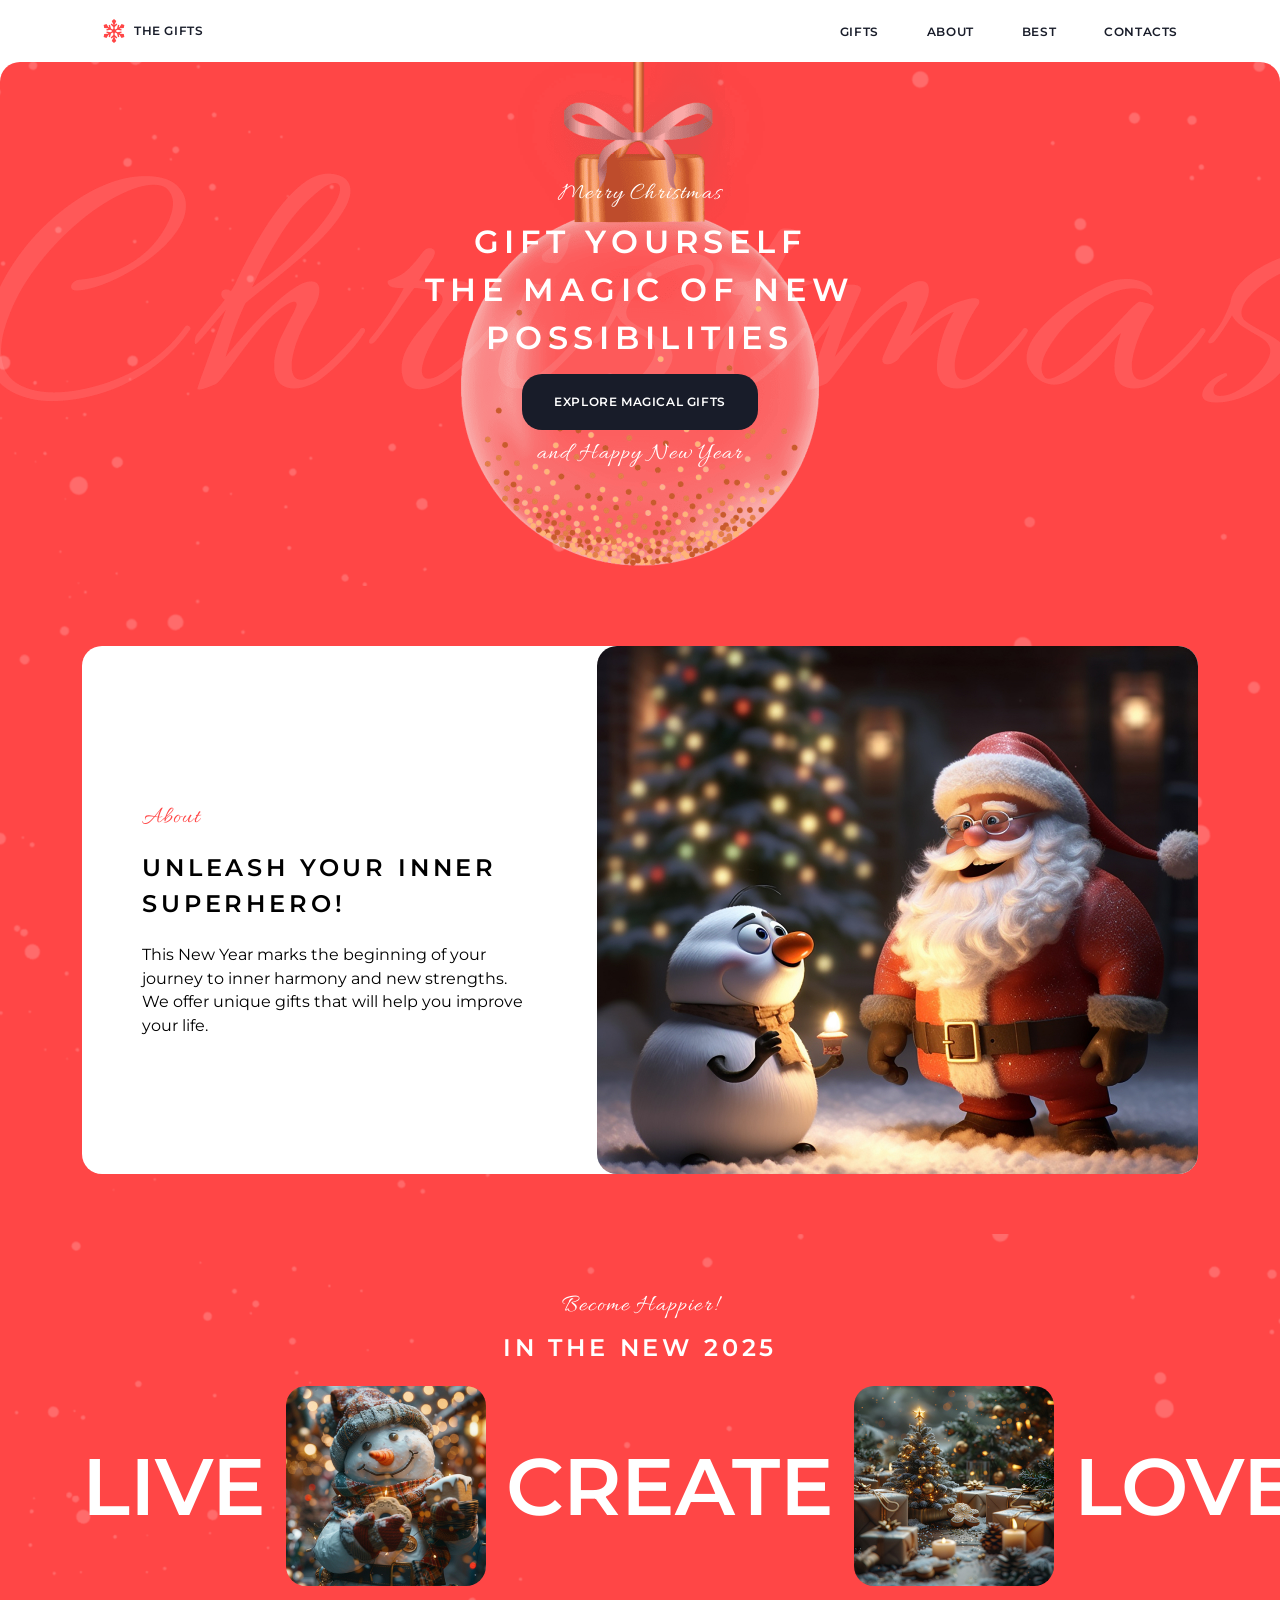
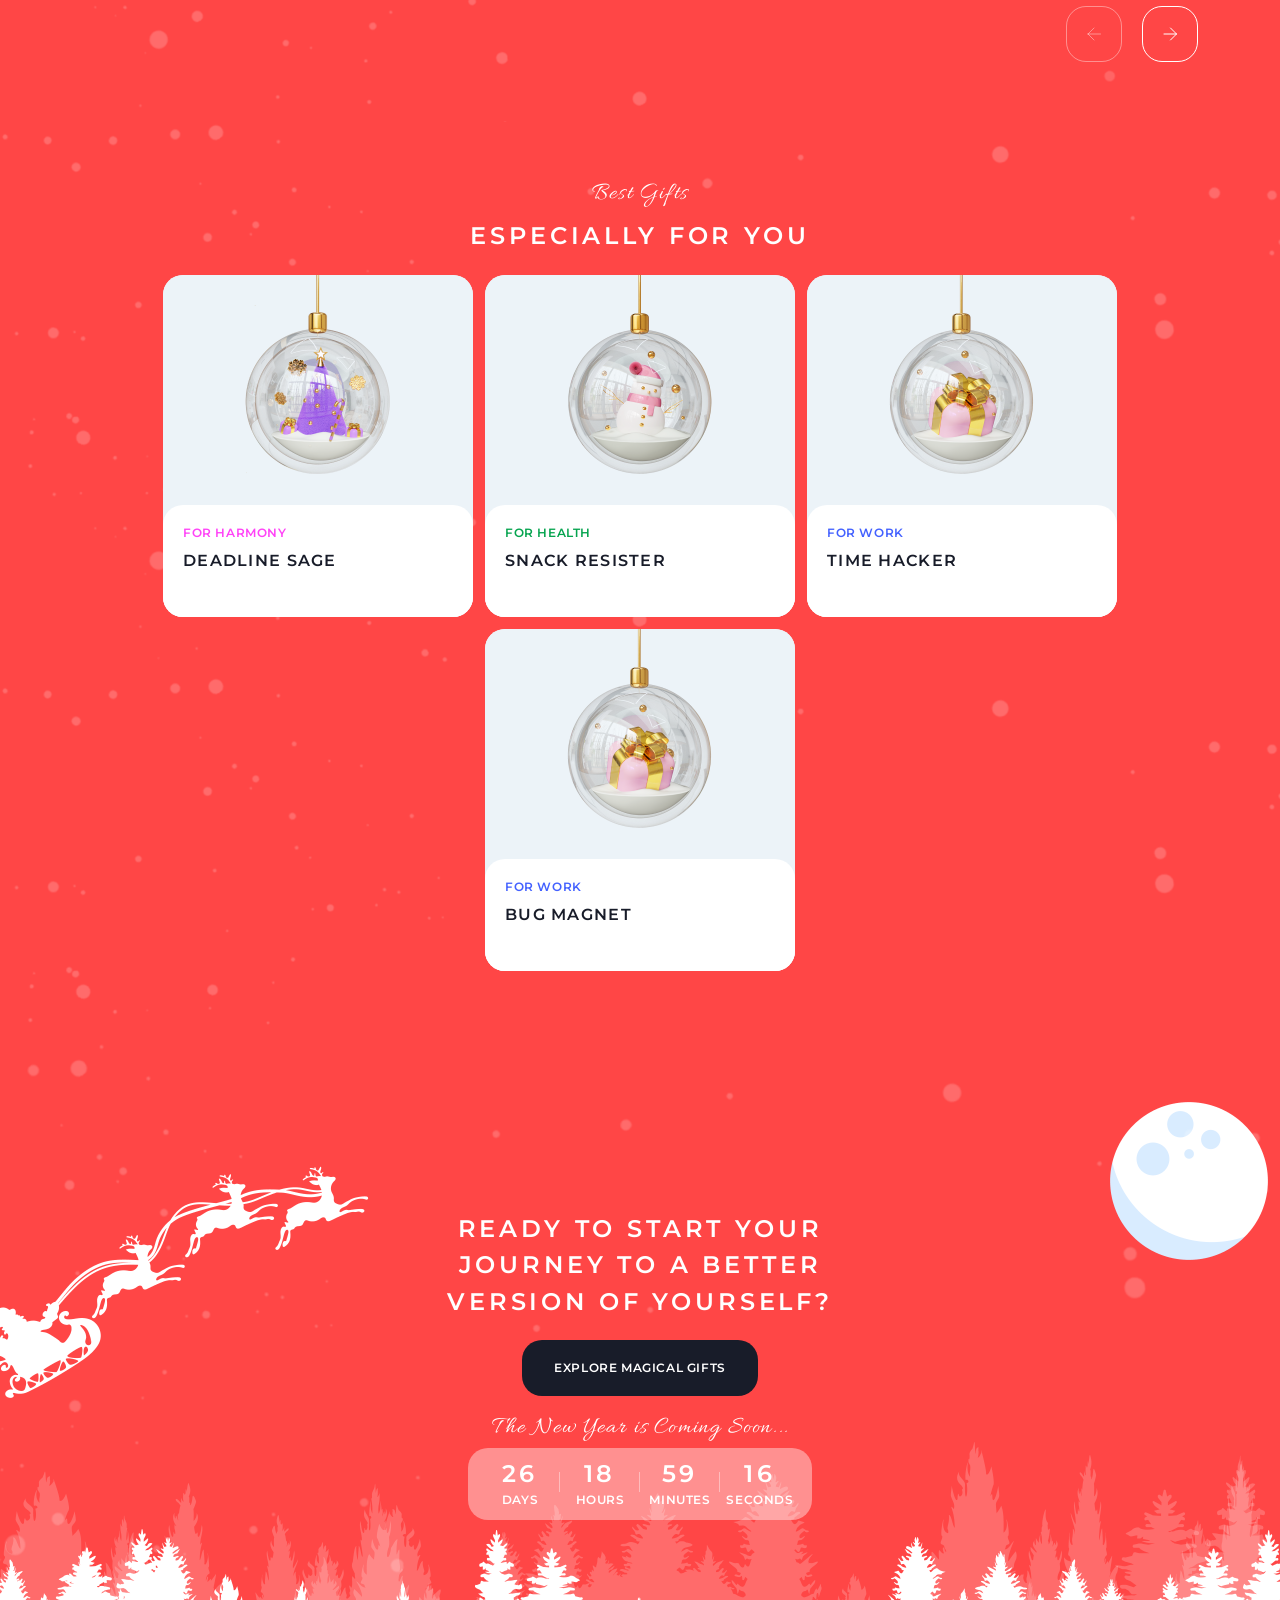
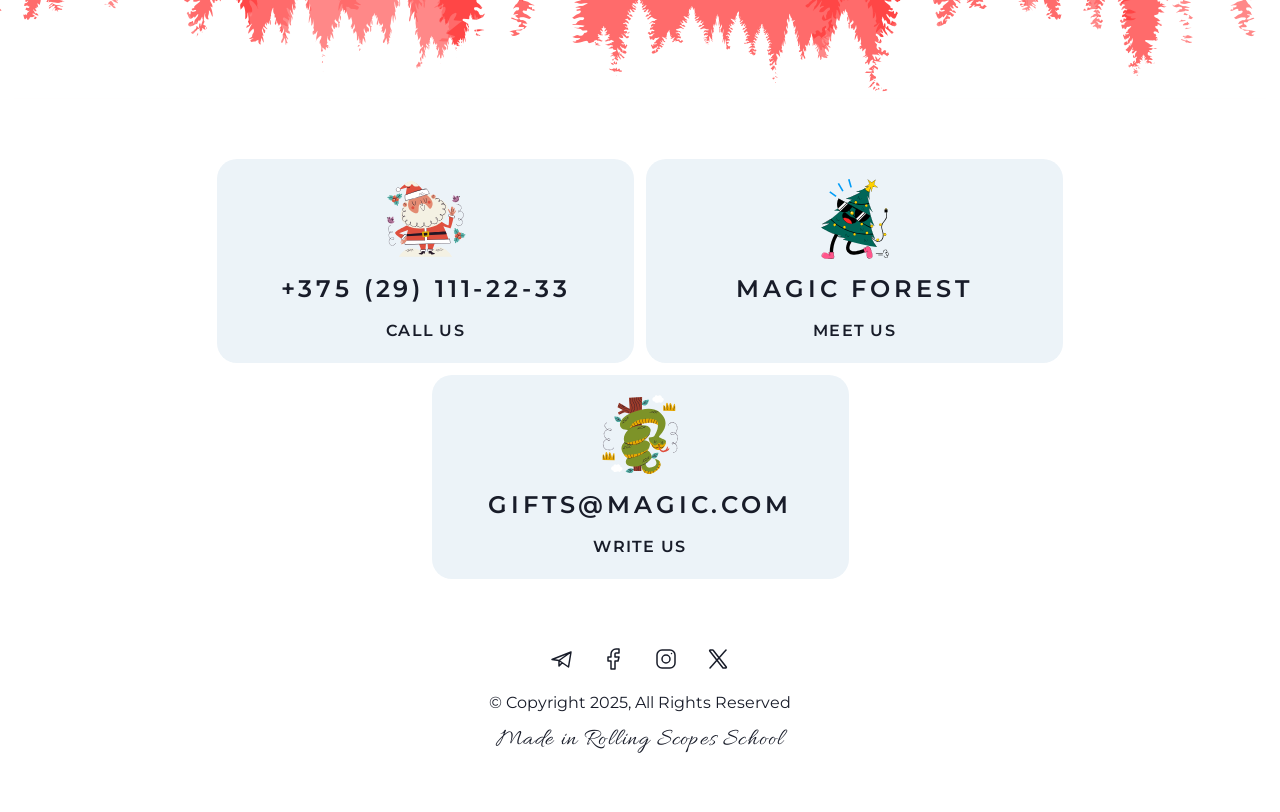
<file: index.html>
<!DOCTYPE html>
<html lang="en">
  <head>
    <meta charset="UTF-8">
    <meta name="viewport" content="width=device-width, initial-scale=1.0">
    <title>Christmas Shop</title>
    <link rel="icon" type="image/x-icon" href="./assets/img/snowflake.ico">
    <link rel="preconnect" href="https://fonts.googleapis.com">
    <link rel="preconnect" href="https://fonts.gstatic.com" crossorigin>
    <link
      href="https://fonts.googleapis.com/css2?family=Allura&family=Montserrat:ital,wght@0,100..900;1,100..900&display=swap"
      rel="stylesheet">
    <link rel="stylesheet" href="./css/styles.css">
  </head>
  <body>
    <header class="header">
      <div class="container">
        <a href="./" class="logo">
          <div class="logo__picture">
            <svg
              width="24"
              height="24"
              viewBox="0 0 24 24"
              fill="none"
              xmlns="http://www.w3.org/2000/svg"
            >
              <g clip-path="url(#clip0_4001_865)">
                <path
                  d="M18.2942 14.8224L17.4727 14.3481L19.674 13.7583L19.3102 12.4006L15.7512 13.3542L14.0725 12.385C14.0957 12.26 14.1084 12.1315 14.1084 12C14.1084 11.8684 14.0957 11.7398 14.0725 11.6149L15.7512 10.6457L19.3102 11.5994L19.674 10.2416L17.4727 9.65177L18.2942 9.17747L21.8194 8.96588L22.3385 6.03095L19.5373 5.01305L17.5914 7.96016L16.7699 8.43446L17.3598 6.23317L16.002 5.86939L15.0484 9.42842L13.3687 10.3982C13.1741 10.2315 12.949 10.0997 12.7028 10.0124V8.0742L15.3082 5.46879L14.3143 4.47488L12.7028 6.08633V5.13772L14.2772 1.98876L12 0L9.72271 1.98886L11.2972 5.13782V6.08642L9.68569 4.47497L8.69178 5.46889L11.2971 8.0743V10.0125C11.051 10.0998 10.8259 10.2316 10.6312 10.3983L8.95154 9.42852L7.99792 5.86949L6.64018 6.23326L7.23003 8.43456L6.40854 7.96025L4.46269 5.01314L1.66148 6.03104L2.18058 8.96597L5.70578 9.17757L6.52727 9.65187L4.32597 10.2417L4.6898 11.5994L8.24882 10.6458L9.92746 11.615C9.90431 11.74 9.89157 11.8685 9.89157 12C9.89157 12.1316 9.90427 12.2602 9.92746 12.3851L8.24882 13.3543L4.6898 12.4006L4.32597 13.7584L6.52727 14.3482L5.70578 14.8225L2.18058 15.034L1.66148 17.969L4.46274 18.9869L6.40859 16.0397L7.23012 15.5654L6.64028 17.7667L7.99801 18.1306L8.95163 14.5715L10.6313 13.6018C10.826 13.7684 11.0511 13.9003 11.2972 13.9875V15.9258L8.69187 18.5311L9.68579 19.525L11.2973 17.9135V18.8621L9.7228 22.0111L12.0001 24L14.2774 22.0111L12.7029 18.8621V17.9135L14.3144 19.525L15.3083 18.5311L12.7029 15.9258V13.9875C12.9491 13.9003 13.1742 13.7684 13.3689 13.6018L15.0485 14.5715L16.0022 18.1306L17.3599 17.7667L16.7701 15.5654L17.5916 16.0397L19.5374 18.9869L22.3387 17.969L21.8196 15.034L18.2942 14.8224Z"
                />
              </g>
              <defs>
                <clipPath id="clip0_4001_865">
                  <rect width="24" height="24" fill="white" />
                </clipPath>
              </defs>
            </svg>
          </div>
          <div class="logo__name">the gifts</div>
        </a>
        <nav class="menu">
          <div class="menu__mobile is-mobile">
            <div class="menu__icon"></div>
          </div>
          <div class="menu__wrapper">
            <ul class="menu__items">
              <li class="menu__item">
                <a href="./gifts" class="menu__link">gifts</a>
              </li>
              <li class="menu__item">
                <a href="./#about" class="menu__link">about</a>
              </li>
              <li class="menu__item">
                <a href="./#best" class="menu__link">best</a>
              </li>
              <li class="menu__item">
                <a href="./#footer" class="menu__link">contacts</a>
              </li>
            </ul>
          </div>
        </nav>
      </div>
    </header>

    <main class="main">
      <section class="hero">
        <div class="container">
          <div class="hero__wrapper">
            <div class="hero__slogan">Merry Christmas</div>
            <h1 class="hero__title">
              Gift yourself the magic of new possibilities
            </h1>
            <div class="btn__wrapper">
              <a href="./gifts" class="btn btn__black">Explore Magical Gifts</a>
            </div>
            <div class="hero__slogan">and Happy New Year</div>
          </div>
        </div>
      </section>
      <section id="about" class="about">
        <div class="container">
          <div class="about__wrapper">
            <div class="about__info">
              <div class="about__slogan">About</div>
              <h2>Unleash your inner superhero!</h2>
              <p>
                This New Year marks the beginning of your journey to inner
                harmony and new strengths. We offer unique gifts that will help
                you improve your life.
              </p>
            </div>
            <div class="about__img">
              <img
                src="./assets/img/santa.jpg"
                alt="Image Unleash your inner superhero!"
              >
            </div>
          </div>
        </div>
      </section>
      <section class="slider">
        <div class="container">
          <div class="slider__slogan">Become Happier!</div>
          <h2 class="slider__title">in the new 2025</h2>
          <div class="slider__items">
            <div class="slider__item">
              <div class="slider__text">Live</div>
              <div class="slider__image">
                <img src="./assets/img/slider/image-1.jpg" alt="Live" >
              </div>
            </div>
            <div class="slider__item">
              <div class="slider__text">create</div>
              <div class="slider__image">
                <img src="./assets/img/slider/image-2.jpg" alt="create" >
              </div>
            </div>
            <div class="slider__item">
              <div class="slider__text">Love</div>
              <div class="slider__image">
                <img src="./assets/img/slider/image-3.jpg" alt="Love" >
              </div>
            </div>
            <div class="slider__item">
              <div class="slider__text">dream</div>
              <div class="slider__image">
                <img src="./assets/img/slider/image-4.jpg" alt="dream" >
              </div>
            </div>
          </div>
          <div class="slider__navigation">
            <div class="slider__prev _disabled">
              <svg
                width="14"
                height="14"
                viewBox="0 0 14 14"
                fill="none"
                xmlns="http://www.w3.org/2000/svg"
              >
                <path
                  d="M13.5 7H1M1 7L7 1M1 7L7 13"
                  stroke="white"
                  stroke-linecap="round"
                  stroke-linejoin="round"
                />
              </svg>
            </div>
            <div class="slider__next">
              <svg
                width="14"
                height="14"
                viewBox="0 0 14 14"
                fill="none"
                xmlns="http://www.w3.org/2000/svg"
              >
                <path
                  d="M1 7H13.5M13.5 7L7.5 1M13.5 7L7.5 13"
                  stroke="white"
                  stroke-linecap="round"
                  stroke-linejoin="round"
                />
              </svg>
            </div>
          </div>
        </div>
      </section>
      <section id="best" class="best-gifts">
        <div class="container">
          <div class="best-gifts__slogan">Best Gifts</div>
          <h2 class="best-gifts__title">especially for you</h2>
          <div class="gifts__cards">
            <div class="gifts__card">
              <div class="gifts__card_img"></div>
              <div class="gifts__card_wrapper"></div>
            </div>
            <div class="gifts__card">
              <div class="gifts__card_img"></div>
              <div class="gifts__card_wrapper"></div>
            </div>
            <div class="gifts__card">
              <div class="gifts__card_img"></div>
              <div class="gifts__card_wrapper"></div>
            </div>
            <div class="gifts__card">
              <div class="gifts__card_img"></div>
              <div class="gifts__card_wrapper"></div>
            </div>
          </div>
        </div>
      </section>
      <section class="cta">
        <div class="container">
          <div class="cta__wrapper">
            <h2 class="cta__title">
              Ready to start your journey to a better version of yourself?
            </h2>
            <div class="btn__wrapper">
              <a href="./gifts" class="btn btn__black">Explore Magical Gifts</a>
            </div>
            <div class="cta__slogan slogan">The New Year is Coming Soon...</div>
            <div class="timer">
              <div class="timer__item">
                <span class="timer__day timer__number">??</span>
                <span class="timer__text">Days</span>
              </div>
              <div class="timer__item">
                <span class="timer__hour timer__number">??</span>
                <span class="timer__text">Hours</span>
              </div>
              <div class="timer__item">
                <span class="timer__minute timer__number">??</span>
                <span class="timer__text">Minutes</span>
              </div>
              <div class="timer__item">
                <span class="timer__second timer__number">??</span>
                <span class="timer__text">Seconds</span>
              </div>
            </div>
          </div>
        </div>
      </section>
    </main>
    <div class="modal modal-gifts">
      <div class="modal__close">
        <svg width="40" height="40" viewBox="0 0 40 40" fill="none" xmlns="http://www.w3.org/2000/svg">
          <path d="M30 10L10 30" stroke="#181C29" stroke-width="2" stroke-linecap="round" stroke-linejoin="round" />
          <path d="M10 10L30 30" stroke="#181C29" stroke-width="2" stroke-linecap="round" stroke-linejoin="round" />
        </svg>
      </div>
      <div class="modal__content">
        <div class="modal__img">
        </div>
        <div class="modal__wrapper">
          <div class="modal-gifts__category">For Work</div>
          <div class="modal-gifts__name">Merge Master</div>
          <div class="modal-gifts__description">
            Laughs at code errors like they’re jokes instead of getting angry.
          </div>
          <div class="modal-gifts__powers">
            <div class="powers__title">Adds superpowers to:</div>
            <div class="powers__cards">
              <div class="powers__card">
                <div class="powers__name">Live</div>
                <div class="powers__mark">+400</div>
                <div class="powers__snowflakes">
                  <div class="powers__snowflake _action"></div>
                  <div class="powers__snowflake"></div>
                  <div class="powers__snowflake"></div>
                  <div class="powers__snowflake"></div>
                  <div class="powers__snowflake"></div>
                </div>
              </div>
              <div class="powers__card">
                <div class="powers__name">Create</div>
                <div class="powers__mark">+400</div>
                <div class="powers__snowflakes">
                  <div class="powers__snowflake _action"></div>
                  <div class="powers__snowflake"></div>
                  <div class="powers__snowflake"></div>
                  <div class="powers__snowflake"></div>
                  <div class="powers__snowflake"></div>
                </div>
              </div>
              <div class="powers__card">
                <div class="powers__name">Love</div>
                <div class="powers__mark">+400</div>
                <div class="powers__snowflakes">
                  <div class="powers__snowflake _action"></div>
                  <div class="powers__snowflake"></div>
                  <div class="powers__snowflake"></div>
                  <div class="powers__snowflake"></div>
                  <div class="powers__snowflake"></div>
                </div>
              </div>
              <div class="powers__card">
                <div class="powers__name">Dream</div>
                <div class="powers__mark">+400</div>
                <div class="powers__snowflakes">
                  <div class="powers__snowflake _action"></div>
                  <div class="powers__snowflake"></div>
                  <div class="powers__snowflake"></div>
                  <div class="powers__snowflake"></div>
                  <div class="powers__snowflake"></div>
                </div>
              </div>
            </div>
          </div>
        </div>
      </div>
    </div>
    <footer id="footer" class="footer">
      <div class="container">
        <div class="footer__cards">
          <a href="tel:+375291112233" class="footer__card">
            <div class="footer__card_img">
              <img
                src="./assets/img/footer/santa-claus.svg"
                alt="santa claus"
              >
            </div>
            <div class="footer__card_info">+375 (29) 111-22-33</div>
            <div class="footer__card_text">Call Us</div>
          </a>
          <a
            href="https://www.google.ru/maps/d/viewer?mid=14XIuuXBXtusEjlNDtHNpgPHAgX0&hl=ru&ll=49.42995324874459%2C10.927162433882106&z=13"
            class="footer__card"
            target="_blank"
          >
            <div class="footer__card_img">
              <img
                src="./assets/img/footer/christmas-tree.svg"
                alt="santa claus"
              >
            </div>
            <div class="footer__card_info">Magic forest</div>
            <div class="footer__card_text">meet us</div>
          </a>
          <a href="mailto:gifts@magic.com" class="footer__card">
            <div class="footer__card_img">
              <img src="./assets/img/footer/snake.svg" alt="santa claus">
            </div>
            <div class="footer__card_info">gifts@magic.com</div>
            <div class="footer__card_text">write us</div>
          </a>
        </div>

        <div class="social">
          <div class="social__item">
            <a
              href="https://telegram.org/"
              class="social__link"
              target="_blank"
            >
              <svg
                class="social__img"
                width="24"
                height="24"
                viewBox="0 0 24 24"
                fill="none"
                xmlns="http://www.w3.org/2000/svg"
              >
                <path
                  d="M21 5L2 12.5L9 13.5M21 5L18.5 20L9 13.5M21 5L9 13.5M9 13.5V19L12.2488 15.7229"
                  stroke-width="1.5"
                  stroke-linecap="round"
                  stroke-linejoin="round"
                />
              </svg>
            </a>
          </div>
          <div class="social__item">
            <a
              href="https://www.facebook.com"
              class="social__link"
              target="_blank"
            >
              <svg
                class="social__img"
                width="24"
                height="24"
                viewBox="0 0 24 24"
                fill="none"
                xmlns="http://www.w3.org/2000/svg"
              >
                <path
                  d="M17 2H14C12.6739 2 11.4021 2.52678 10.4645 3.46447C9.52678 4.40215 9 5.67392 9 7V10H6V14H9V22H13V14H16L17 10H13V7C13 6.73478 13.1054 6.48043 13.2929 6.29289C13.4804 6.10536 13.7348 6 14 6H17V2Z"
                  stroke-width="1.5"
                  stroke-linecap="round"
                  stroke-linejoin="round"
                />
              </svg>
            </a>
          </div>
          <div class="social__item">
            <a
              href="https://www.instagram.com"
              class="social__link"
              target="_blank"
            >
              <svg
                class="social__img"
                width="24"
                height="24"
                viewBox="0 0 24 24"
                fill="none"
                xmlns="http://www.w3.org/2000/svg"
              >
                <path
                  d="M12 16C14.2091 16 16 14.2091 16 12C16 9.79086 14.2091 8 12 8C9.79086 8 8 9.79086 8 12C8 14.2091 9.79086 16 12 16Z"
                  stroke="#181C29"
                  stroke-width="1.5"
                  stroke-linecap="round"
                  stroke-linejoin="round"
                />
                <path
                  d="M3 16V8C3 5.23858 5.23858 3 8 3H16C18.7614 3 21 5.23858 21 8V16C21 18.7614 18.7614 21 16 21H8C5.23858 21 3 18.7614 3 16Z"
                  stroke="#181C29"
                  stroke-width="1.5"
                />
                <path
                  d="M17.5 6.51L17.51 6.49889"
                  stroke="#181C29"
                  stroke-width="1.5"
                  stroke-linecap="round"
                  stroke-linejoin="round"
                />
              </svg>
            </a>
          </div>
          <div class="social__item">
            <a href="https://x.com" class="social__link" target="_blank">
              <svg
                class="social__img"
                width="24"
                height="24"
                viewBox="0 0 24 24"
                fill="none"
                xmlns="http://www.w3.org/2000/svg"
              >
                <path
                  d="M16.8191 20.7684L3.7525 3.96836C3.44597 3.57425 3.72682 3 4.22611 3H6.70588C6.89103 3 7.06582 3.08548 7.17949 3.23164L20.2461 20.0316C20.5527 20.4258 20.2718 21 19.7725 21H17.2928C17.1076 21 16.9328 20.9145 16.8191 20.7684Z"
                  stroke="#181C29"
                  stroke-width="1.5"
                />
                <path
                  d="M20 3L4 21"
                  stroke="#181C29"
                  stroke-width="1.5"
                  stroke-linecap="round"
                />
              </svg>
            </a>
          </div>
        </div>

        <div class="footer__copyright">
          © Copyright 2025, All Rights Reserved
        </div>
        <div class="footer__slogan_wrapper">
          <a href="https://rs.school/" class="footer__slogan" target="_blank"
            >Made in Rolling Scopes School</a
          >
        </div>
      </div>
    </footer>

    <script src="./assets/js/menu.js"></script>
    <script src="./assets/js/slider.js"></script>
    <script src="./assets/js/timer.js"></script>
    <script src="./assets/js/best.js" type="module" defer></script>
    <script src="./assets/js/modal.js" type="module" defer></script>
  </body>
</html>
</file>
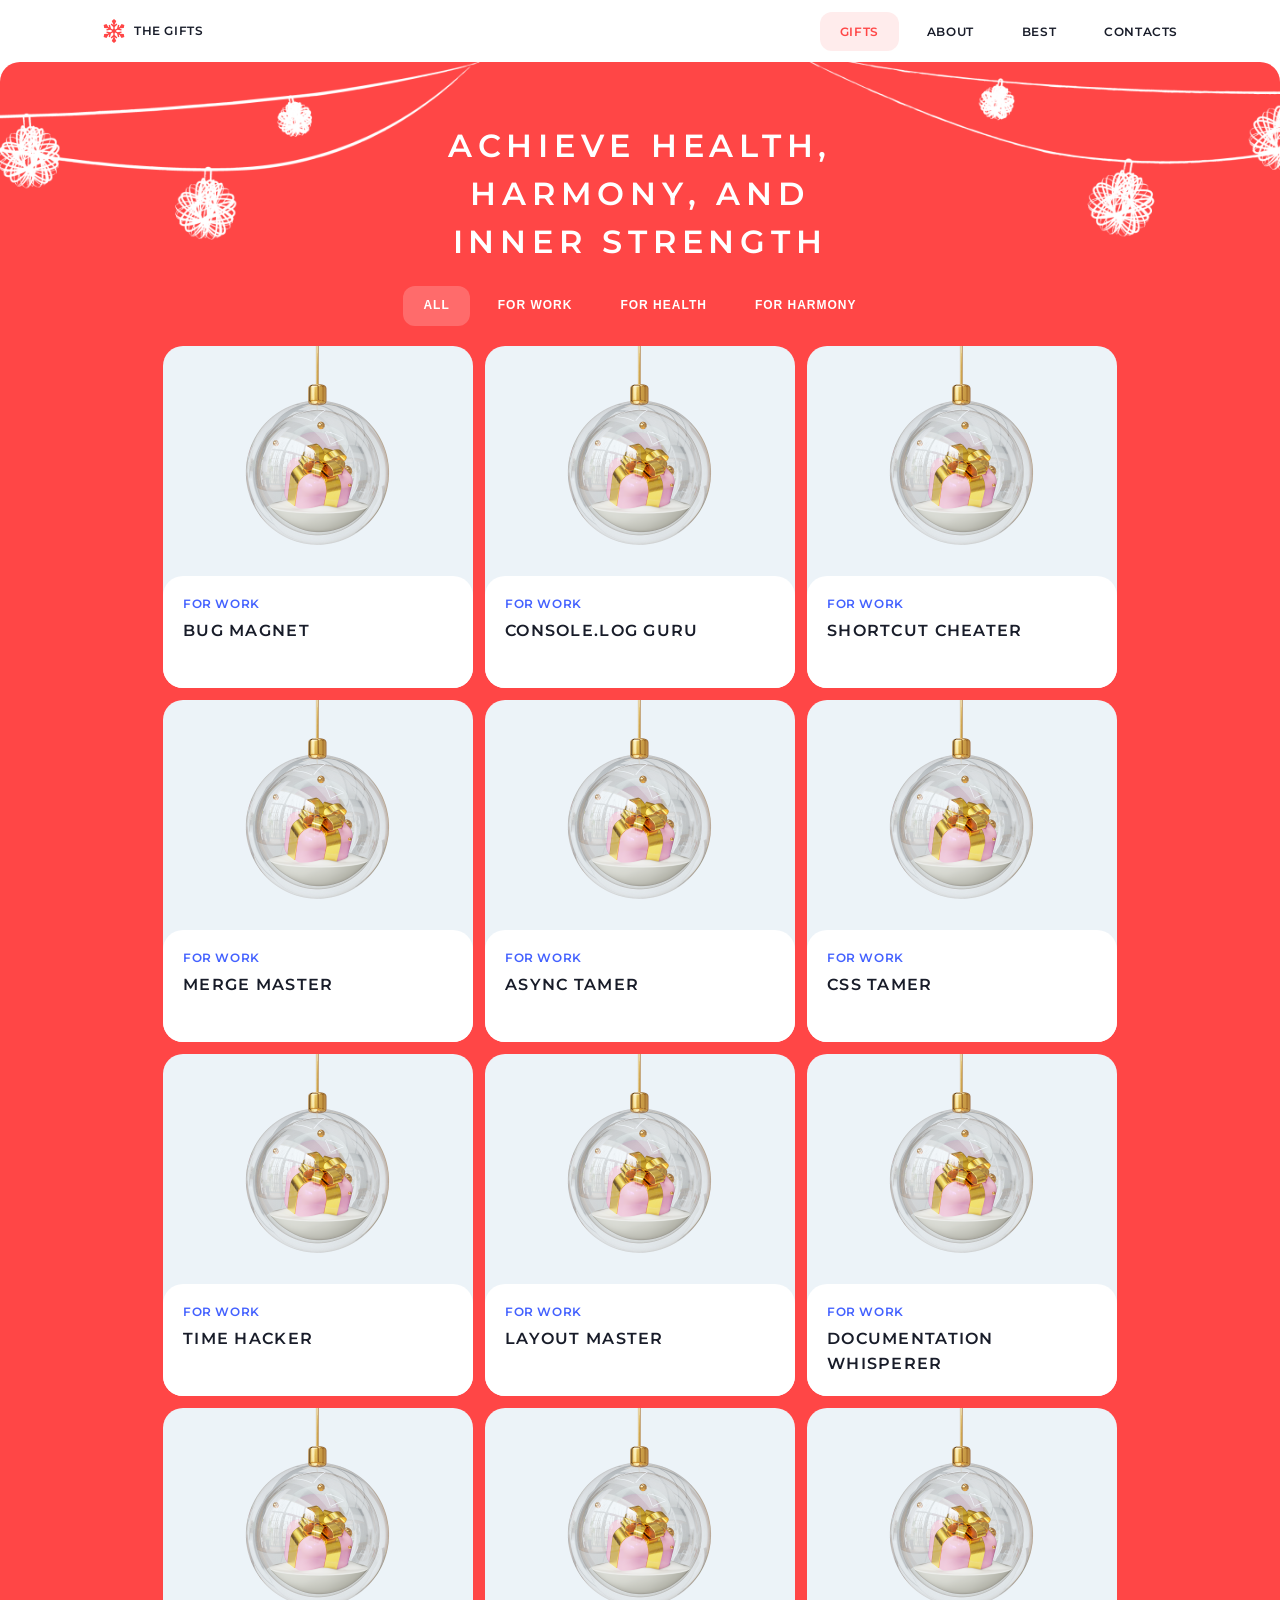
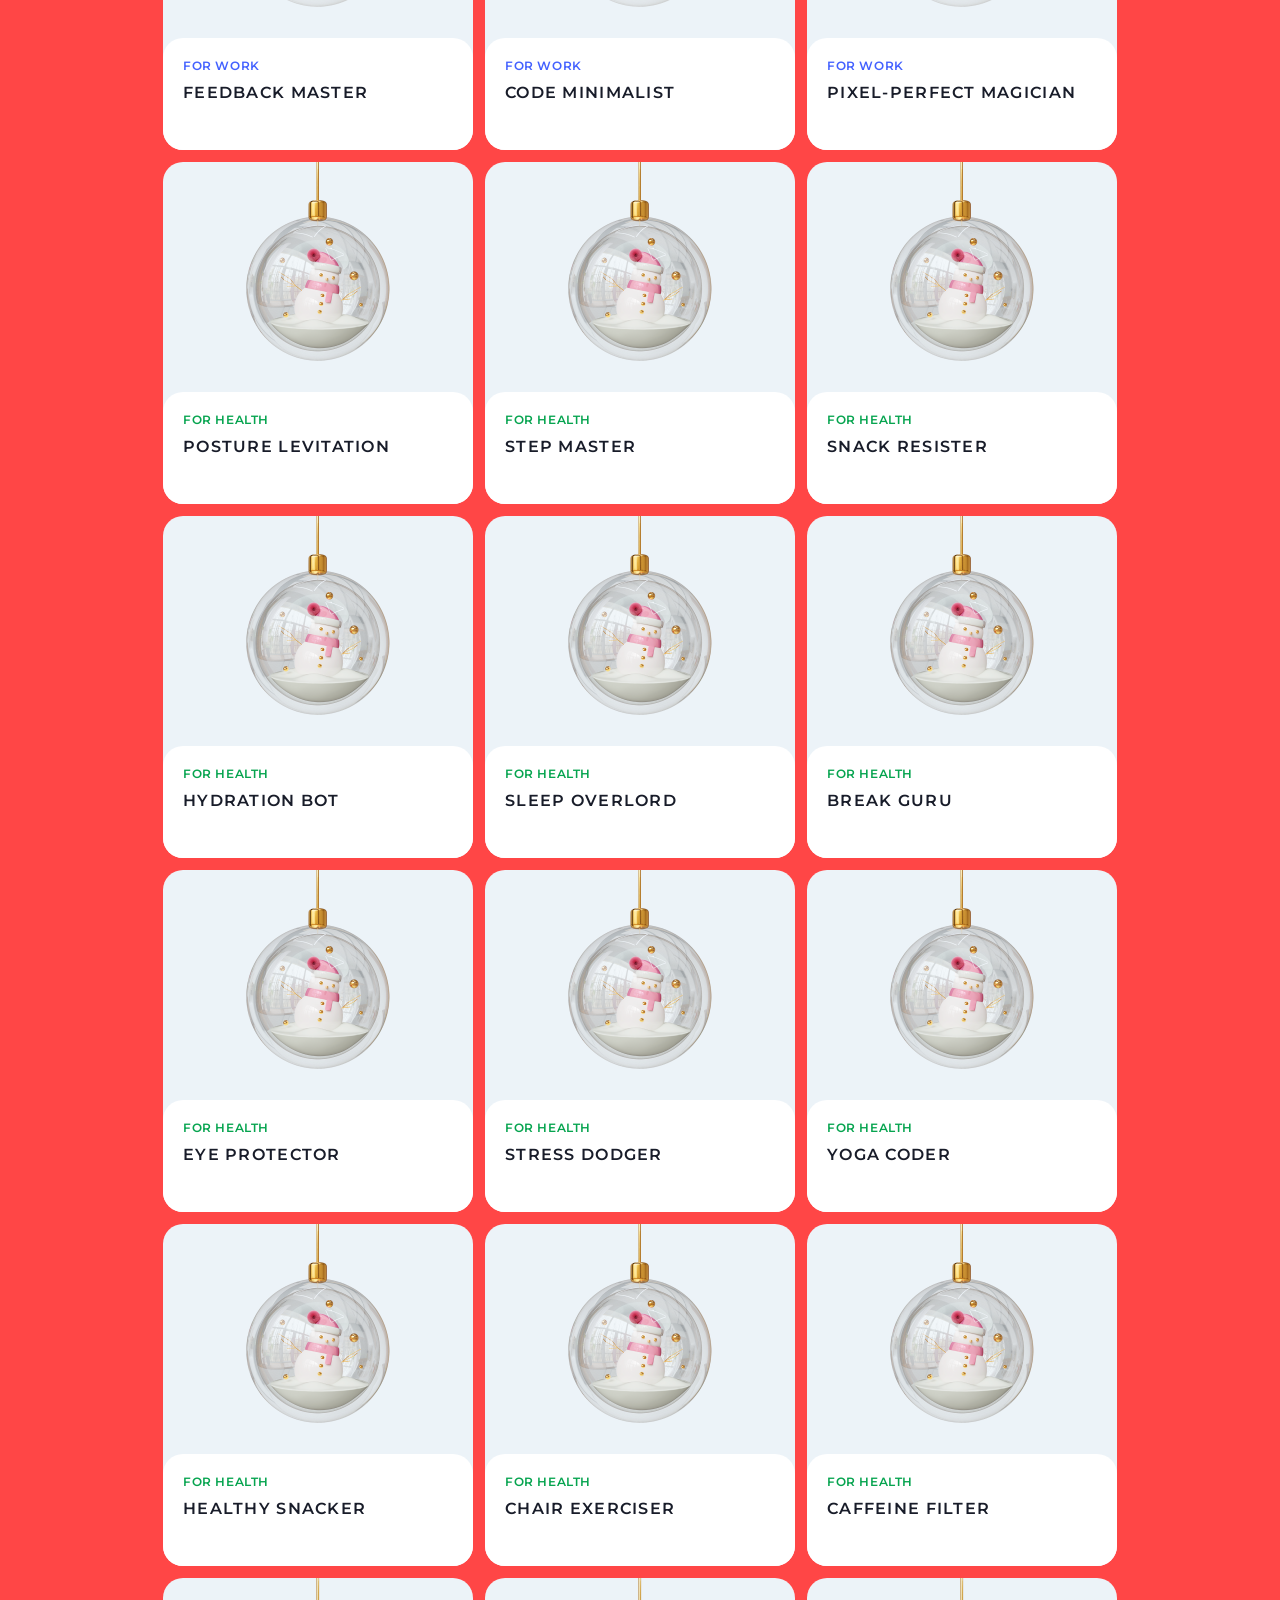
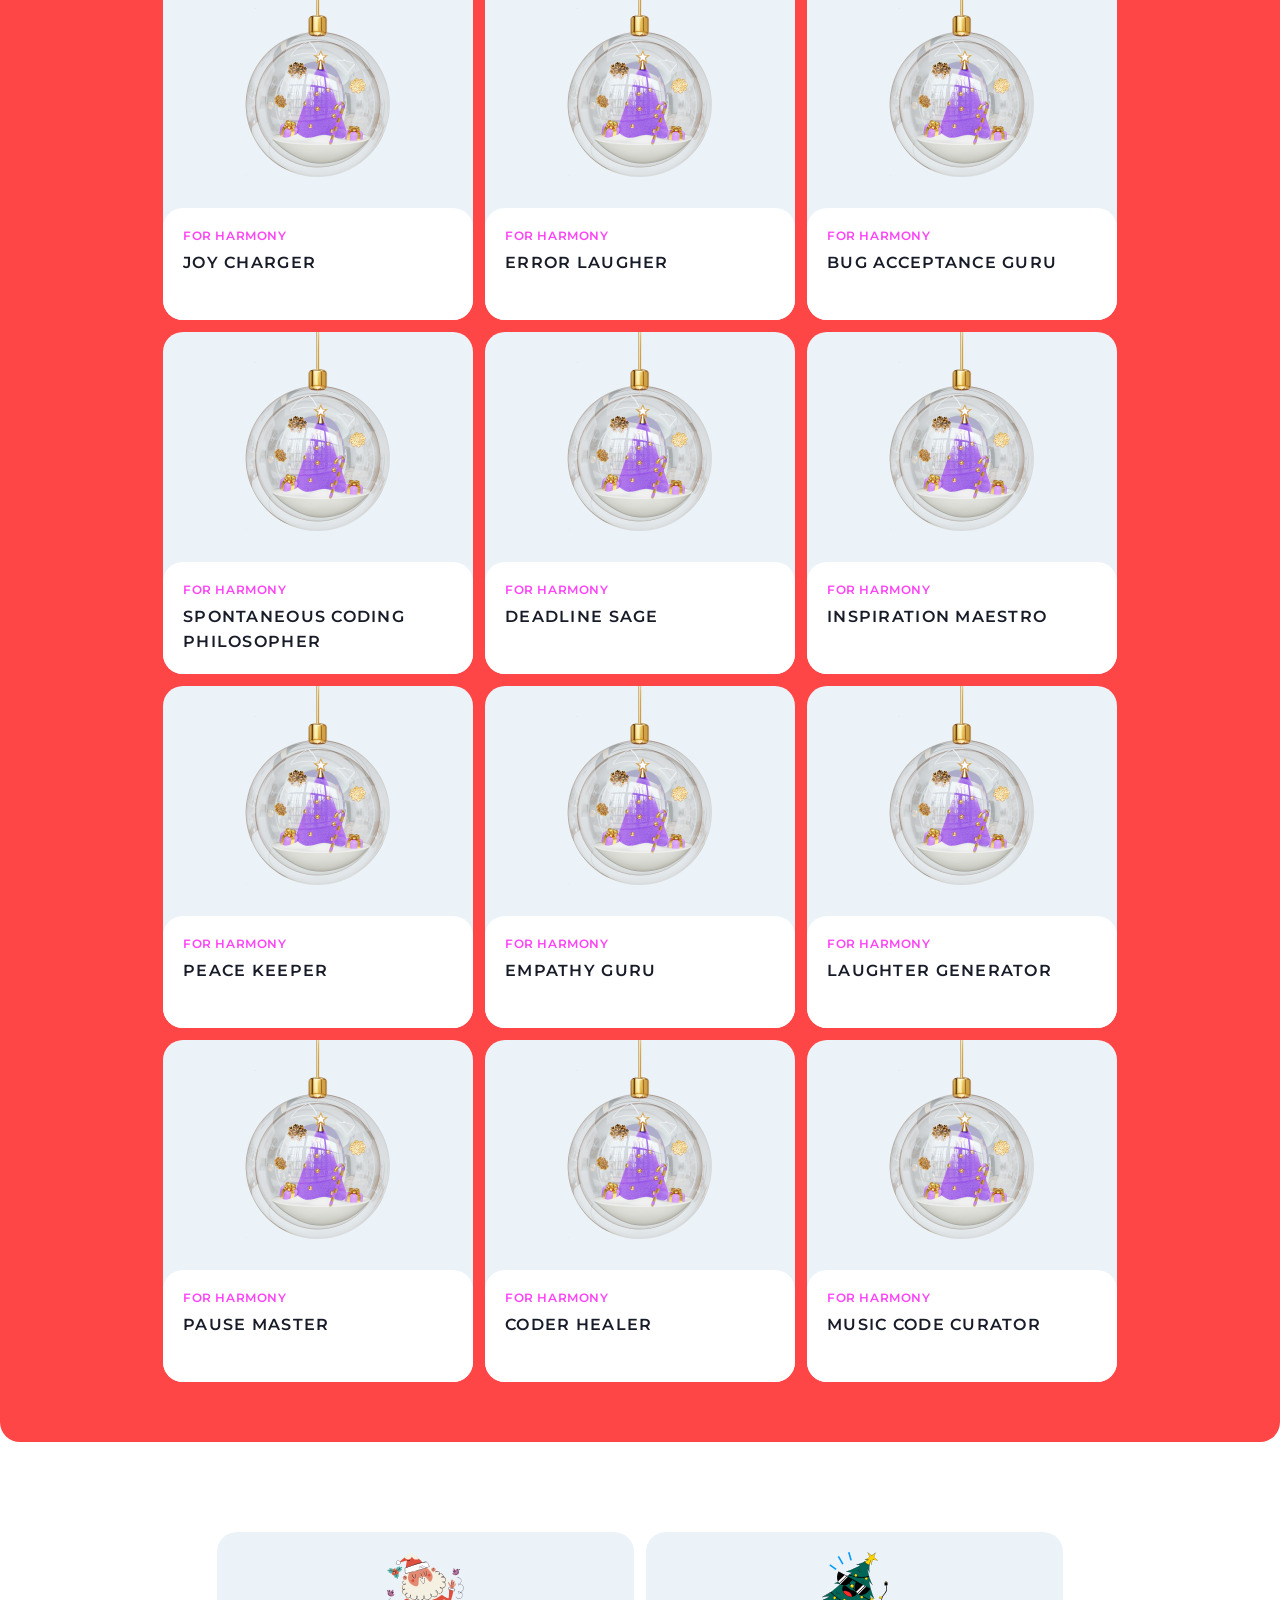
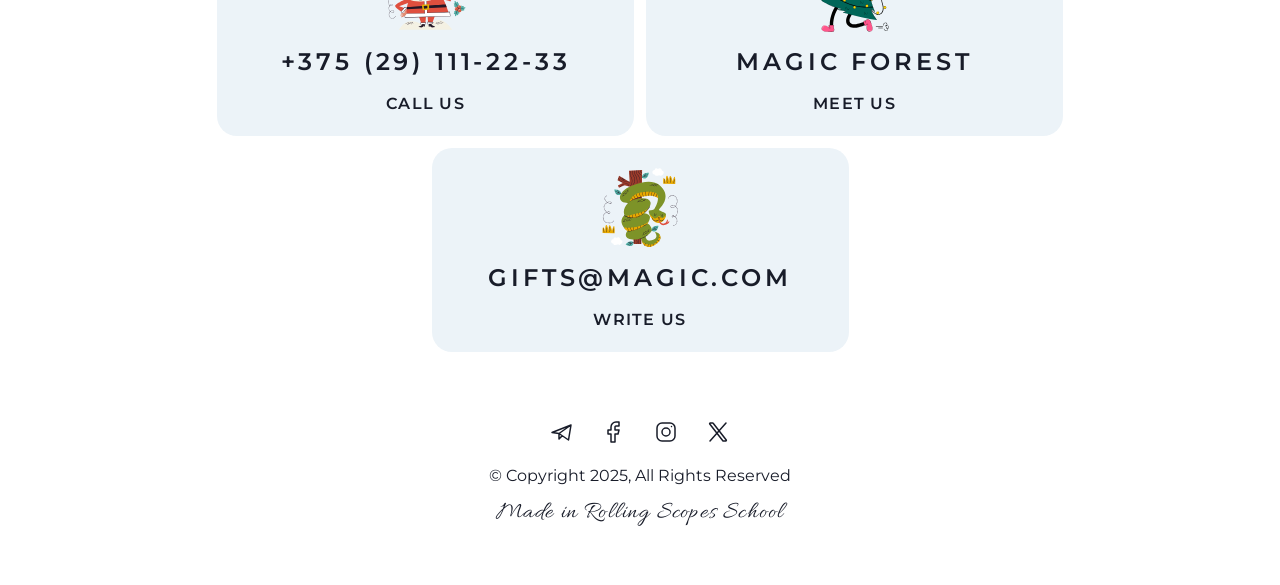
<file: gifts/index.html>
<!DOCTYPE html>
<html lang="en">
  <head>
    <meta charset="UTF-8">
    <meta name="viewport" content="width=device-width, initial-scale=1.0">
    <title>Christmas Shop</title>
    <link rel="icon" type="image/x-icon" href="../assets/img/snowflake.ico">
    <link rel="preconnect" href="https://fonts.googleapis.com">
    <link rel="preconnect" href="https://fonts.gstatic.com" crossorigin>
    <link
      href="https://fonts.googleapis.com/css2?family=Allura&family=Montserrat:ital,wght@0,100..900;1,100..900&display=swap"
      rel="stylesheet"
    >
    <link rel="stylesheet" href="../css/styles.css">
  </head>
  <body>
    <header class="header">
      <div class="container">
        <a href="../" class="logo">
          <div class="logo__picture">
            <svg
              width="24"
              height="24"
              viewBox="0 0 24 24"
              fill="none"
              xmlns="http://www.w3.org/2000/svg"
            >
              <g clip-path="url(#clip0_4001_865)">
                <path
                  d="M18.2942 14.8224L17.4727 14.3481L19.674 13.7583L19.3102 12.4006L15.7512 13.3542L14.0725 12.385C14.0957 12.26 14.1084 12.1315 14.1084 12C14.1084 11.8684 14.0957 11.7398 14.0725 11.6149L15.7512 10.6457L19.3102 11.5994L19.674 10.2416L17.4727 9.65177L18.2942 9.17747L21.8194 8.96588L22.3385 6.03095L19.5373 5.01305L17.5914 7.96016L16.7699 8.43446L17.3598 6.23317L16.002 5.86939L15.0484 9.42842L13.3687 10.3982C13.1741 10.2315 12.949 10.0997 12.7028 10.0124V8.0742L15.3082 5.46879L14.3143 4.47488L12.7028 6.08633V5.13772L14.2772 1.98876L12 0L9.72271 1.98886L11.2972 5.13782V6.08642L9.68569 4.47497L8.69178 5.46889L11.2971 8.0743V10.0125C11.051 10.0998 10.8259 10.2316 10.6312 10.3983L8.95154 9.42852L7.99792 5.86949L6.64018 6.23326L7.23003 8.43456L6.40854 7.96025L4.46269 5.01314L1.66148 6.03104L2.18058 8.96597L5.70578 9.17757L6.52727 9.65187L4.32597 10.2417L4.6898 11.5994L8.24882 10.6458L9.92746 11.615C9.90431 11.74 9.89157 11.8685 9.89157 12C9.89157 12.1316 9.90427 12.2602 9.92746 12.3851L8.24882 13.3543L4.6898 12.4006L4.32597 13.7584L6.52727 14.3482L5.70578 14.8225L2.18058 15.034L1.66148 17.969L4.46274 18.9869L6.40859 16.0397L7.23012 15.5654L6.64028 17.7667L7.99801 18.1306L8.95163 14.5715L10.6313 13.6018C10.826 13.7684 11.0511 13.9003 11.2972 13.9875V15.9258L8.69187 18.5311L9.68579 19.525L11.2973 17.9135V18.8621L9.7228 22.0111L12.0001 24L14.2774 22.0111L12.7029 18.8621V17.9135L14.3144 19.525L15.3083 18.5311L12.7029 15.9258V13.9875C12.9491 13.9003 13.1742 13.7684 13.3689 13.6018L15.0485 14.5715L16.0022 18.1306L17.3599 17.7667L16.7701 15.5654L17.5916 16.0397L19.5374 18.9869L22.3387 17.969L21.8196 15.034L18.2942 14.8224Z"
                />
              </g>
              <defs>
                <clipPath id="clip0_4001_865">
                  <rect width="24" height="24" fill="white" />
                </clipPath>
              </defs>
            </svg>
          </div>
          <div class="logo__name">the gifts</div>
        </a>
        <nav class="menu">
          <div class="menu__mobile is-mobile">
            <div class="menu__icon"></div>
          </div>
          <div class="menu__wrapper">
            <ul class="menu__items">
              <li class="menu__item">
                <span class="menu__link _active">gifts</span>
              </li>
              <li class="menu__item">
                <a href="../#about" class="menu__link">about</a>
              </li>
              <li class="menu__item">
                <a href="../#best" class="menu__link">best</a>
              </li>
              <li class="menu__item">
                <a href="./#footer" class="menu__link">contacts</a>
              </li>
            </ul>
          </div>
        </nav>
      </div>
    </header>
    <main class="main">
      <section class="gifts">
        <div class="container">
          <div class="gifts__info">
            <h1 class="gifts__title">
              Achieve health, harmony, and inner strength
            </h1>
          </div>

          <div class="gifts__tabs">
            <button class="gifts__btn _active" data-for="All">All</button>
            <button class="gifts__btn" data-for="For Work">For Work</button>
            <button class="gifts__btn" data-for="For Health">For Health</button>
            <button class="gifts__btn" data-for="For Harmony">
              For Harmony
            </button>
          </div>

          <div class="gifts__cards">
            <div class="gifts__card">
              <div class="gifts__card_img"></div>
              <div class="gifts__card_wrapper"></div>
            </div>
            <div class="gifts__card">
              <div class="gifts__card_img"></div>
              <div class="gifts__card_wrapper"></div>
            </div>
            <div class="gifts__card">
              <div class="gifts__card_img"></div>
              <div class="gifts__card_wrapper"></div>
            </div>
            <div class="gifts__card">
              <div class="gifts__card_img"></div>
              <div class="gifts__card_wrapper"></div>
            </div>
            <div class="gifts__card">
              <div class="gifts__card_img"></div>
              <div class="gifts__card_wrapper"></div>
            </div>
            <div class="gifts__card">
              <div class="gifts__card_img"></div>
              <div class="gifts__card_wrapper"></div>
            </div>
            <div class="gifts__card">
              <div class="gifts__card_img"></div>
              <div class="gifts__card_wrapper"></div>
            </div>
            <div class="gifts__card">
              <div class="gifts__card_img"></div>
              <div class="gifts__card_wrapper"></div>
            </div>
            <div class="gifts__card">
              <div class="gifts__card_img"></div>
              <div class="gifts__card_wrapper"></div>
            </div>
            <div class="gifts__card">
              <div class="gifts__card_img"></div>
              <div class="gifts__card_wrapper"></div>
            </div>
            <div class="gifts__card">
              <div class="gifts__card_img"></div>
              <div class="gifts__card_wrapper"></div>
            </div>
            <div class="gifts__card">
              <div class="gifts__card_img"></div>
              <div class="gifts__card_wrapper"></div>
            </div>
          </div>

        </div>
      </section>
    </main>
    <div class="scroll__to-top">
      <svg width="24" height="24" viewBox="0 0 24 24" fill="none" xmlns="http://www.w3.org/2000/svg">
        <path d="M12 5V19" stroke="#FF4646" stroke-linecap="round" stroke-linejoin="round" />
        <path d="M18 11L12 5" stroke="#FF4646" stroke-linecap="round" stroke-linejoin="round" />
        <path d="M6 11L12 5" stroke="#FF4646" stroke-linecap="round" stroke-linejoin="round" />
      </svg>
    </div>
    <div class="modal modal-gifts">
      <div class="modal__close">
        <svg width="40" height="40" viewBox="0 0 40 40" fill="none" xmlns="http://www.w3.org/2000/svg">
          <path d="M30 10L10 30" stroke="#181C29" stroke-width="2" stroke-linecap="round" stroke-linejoin="round" />
          <path d="M10 10L30 30" stroke="#181C29" stroke-width="2" stroke-linecap="round" stroke-linejoin="round" />
        </svg>
      </div>
      <div class="modal__content">
        <div class="modal__img">
        </div>
        <div class="modal__wrapper">
          <div class="modal-gifts__category">For Work</div>
          <div class="modal-gifts__name">Merge Master</div>
          <div class="modal-gifts__description">
            Laughs at code errors like they’re jokes instead of getting angry.
          </div>
          <div class="modal-gifts__powers">
            <div class="powers__title">Adds superpowers to:</div>
            <div class="powers__cards">
              <div class="powers__card">
                <div class="powers__name">Live</div>
                <div class="powers__mark">+400</div>
                <div class="powers__snowflakes">
                  <div class="powers__snowflake _action"></div>
                  <div class="powers__snowflake"></div>
                  <div class="powers__snowflake"></div>
                  <div class="powers__snowflake"></div>
                  <div class="powers__snowflake"></div>
                </div>
              </div>
              <div class="powers__card">
                <div class="powers__name">Create</div>
                <div class="powers__mark">+400</div>
                <div class="powers__snowflakes">
                  <div class="powers__snowflake _action"></div>
                  <div class="powers__snowflake"></div>
                  <div class="powers__snowflake"></div>
                  <div class="powers__snowflake"></div>
                  <div class="powers__snowflake"></div>
                </div>
              </div>
              <div class="powers__card">
                <div class="powers__name">Love</div>
                <div class="powers__mark">+400</div>
                <div class="powers__snowflakes">
                  <div class="powers__snowflake _action"></div>
                  <div class="powers__snowflake"></div>
                  <div class="powers__snowflake"></div>
                  <div class="powers__snowflake"></div>
                  <div class="powers__snowflake"></div>
                </div>
              </div>
              <div class="powers__card">
                <div class="powers__name">Dream</div>
                <div class="powers__mark">+400</div>
                <div class="powers__snowflakes">
                  <div class="powers__snowflake _action"></div>
                  <div class="powers__snowflake"></div>
                  <div class="powers__snowflake"></div>
                  <div class="powers__snowflake"></div>
                  <div class="powers__snowflake"></div>
                </div>
              </div>
            </div>
          </div>
        </div>
      </div>
    </div>
    <footer id="footer" class="footer">
      <div class="container">
        <div class="footer__cards">
          <a href="tel:+375291112233" class="footer__card">
            <div class="footer__card_img">
              <img
                src="../assets/img/footer/santa-claus.svg"
                alt="santa claus"
              >
            </div>
            <div class="footer__card_info">+375 (29) 111-22-33</div>
            <div class="footer__card_text">Call Us</div>
          </a>
          <a
            href="https://www.google.ru/maps/d/viewer?mid=14XIuuXBXtusEjlNDtHNpgPHAgX0&hl=ru&ll=49.42995324874459%2C10.927162433882106&z=13"
            class="footer__card"
            target="_blank"
          >
            <div class="footer__card_img">
              <img
                src="../assets/img/footer/christmas-tree.svg"
                alt="santa claus"
            >
            </div>
            <div class="footer__card_info">Magic forest</div>
            <div class="footer__card_text">meet us</div>
          </a>
          <a href="mailto:gifts@magic.com" class="footer__card">
            <div class="footer__card_img">
              <img src="../assets/img/footer/snake.svg" alt="santa claus">
            </div>
            <div class="footer__card_info">gifts@magic.com</div>
            <div class="footer__card_text">write us</div>
          </a>
        </div>

        <div class="social">
          <div class="social__item">
            <a
              href="https://telegram.org/"
              class="social__link"
              target="_blank"
            >
              <svg
                class="social__img"
                width="24"
                height="24"
                viewBox="0 0 24 24"
                fill="none"
                xmlns="http://www.w3.org/2000/svg"
              >
                <path
                  d="M21 5L2 12.5L9 13.5M21 5L18.5 20L9 13.5M21 5L9 13.5M9 13.5V19L12.2488 15.7229"
                  stroke-width="1.5"
                  stroke-linecap="round"
                  stroke-linejoin="round"
                />
              </svg>
            </a>
          </div>
          <div class="social__item">
            <a
              href="https://www.facebook.com"
              class="social__link"
              target="_blank"
            >
              <svg
                class="social__img"
                width="24"
                height="24"
                viewBox="0 0 24 24"
                fill="none"
                xmlns="http://www.w3.org/2000/svg"
              >
                <path
                  d="M17 2H14C12.6739 2 11.4021 2.52678 10.4645 3.46447C9.52678 4.40215 9 5.67392 9 7V10H6V14H9V22H13V14H16L17 10H13V7C13 6.73478 13.1054 6.48043 13.2929 6.29289C13.4804 6.10536 13.7348 6 14 6H17V2Z"
                  stroke-width="1.5"
                  stroke-linecap="round"
                  stroke-linejoin="round"
                />
              </svg>
            </a>
          </div>
          <div class="social__item">
            <a
              href="https://www.instagram.com"
              class="social__link"
              target="_blank"
            >
              <svg
                class="social__img"
                width="24"
                height="24"
                viewBox="0 0 24 24"
                fill="none"
                xmlns="http://www.w3.org/2000/svg"
              >
                <path
                  d="M12 16C14.2091 16 16 14.2091 16 12C16 9.79086 14.2091 8 12 8C9.79086 8 8 9.79086 8 12C8 14.2091 9.79086 16 12 16Z"
                  stroke="#181C29"
                  stroke-width="1.5"
                  stroke-linecap="round"
                  stroke-linejoin="round"
                />
                <path
                  d="M3 16V8C3 5.23858 5.23858 3 8 3H16C18.7614 3 21 5.23858 21 8V16C21 18.7614 18.7614 21 16 21H8C5.23858 21 3 18.7614 3 16Z"
                  stroke="#181C29"
                  stroke-width="1.5"
                />
                <path
                  d="M17.5 6.51L17.51 6.49889"
                  stroke="#181C29"
                  stroke-width="1.5"
                  stroke-linecap="round"
                  stroke-linejoin="round"
                />
              </svg>
            </a>
          </div>
          <div class="social__item">
            <a href="https://x.com" class="social__link" target="_blank">
              <svg
                class="social__img"
                width="24"
                height="24"
                viewBox="0 0 24 24"
                fill="none"
                xmlns="http://www.w3.org/2000/svg"
              >
                <path
                  d="M16.8191 20.7684L3.7525 3.96836C3.44597 3.57425 3.72682 3 4.22611 3H6.70588C6.89103 3 7.06582 3.08548 7.17949 3.23164L20.2461 20.0316C20.5527 20.4258 20.2718 21 19.7725 21H17.2928C17.1076 21 16.9328 20.9145 16.8191 20.7684Z"
                  stroke="#181C29"
                  stroke-width="1.5"
                />
                <path
                  d="M20 3L4 21"
                  stroke="#181C29"
                  stroke-width="1.5"
                  stroke-linecap="round"
                />
              </svg>
            </a>
          </div>
        </div>

        <div class="footer__copyright">
          © Copyright 2025, All Rights Reserved
        </div>
        <div class="footer__slogan_wrapper">
          <a href="https://rs.school/" class="footer__slogan" target="_blank"
            >Made in Rolling Scopes School</a
          >
        </div>
      </div>
    </footer>

    <script src="../assets/js/menu.js"></script>
    <script src="../assets/js/tabs.js" type="module"></script>
    <script src="../assets/js/modal.js" type="module"></script>
    <script src="../assets/js/scroll-to.js"></script>
  </body>
</html>
</file>
<file: css/styles.css>
h1,
h2,
h3,
h4 {
  font-weight: 600;
  text-transform: uppercase;
}

h1 {
  font-size: 32px;
  line-height: 150%;
  letter-spacing: 5.76px;
  margin: 12px 0;
  padding: 0;
}

h2 {
  font-size: 24px;
  line-height: 152%;
  letter-spacing: 3.84px;
  margin: 20px 0;
}

h3 {
  font-size: 16px;
  line-height: 152%;
  letter-spacing: 1.28px;
}

h4 {
  font-size: 12px;
  line-height: 130%;
  letter-spacing: 0.6px;
}

.color__tag-green {
  color: #06A44F !important;
}

.color__tag-pink {
  color: #FF43F7 !important;
}

*,
*::before,
*::after {
  box-sizing: border-box;
}

html {
  scroll-behavior: smooth;
}

body {
  margin: 0;
  padding: 0;
  font-family: "Montserrat", sans-serif;
  font-size: 16px;
  font-weight: 400;
  line-height: 148%;
  min-width: 380px;
}
body._lock {
  overflow: hidden;
}
body._lock-modal {
  overflow: hidden;
}
body._lock-modal:before {
  content: "";
  position: fixed;
  width: 100%;
  height: 100%;
  top: 0;
  left: 0;
  cursor: pointer;
  background-color: rgba(0, 0, 0, 0.8);
  z-index: 10;
}

.container {
  width: 100%;
  max-width: 1440px;
  min-width: 380px;
  padding: 0 82px;
}

.main .container {
  background-color: #FF4646;
}

a {
  text-decoration: none;
}

.slogan {
  color: #fff;
  font-family: "Allura", cursive;
  font-size: 24px;
  font-weight: 400;
  line-height: 100%;
  letter-spacing: 1.2px;
}

.social {
  display: flex;
  justify-content: center;
  gap: 12px;
  padding-bottom: 12px;
}
.social__link {
  height: 40px;
  width: 40px;
  display: flex;
  align-items: center;
  justify-content: center;
}
.social__img {
  width: 24px;
  height: 24px;
}
.social__img path {
  stroke: #181C29;
}

.scroll__to-top {
  opacity: 0;
  transition: opacity 0.5s ease-in-out;
}

@media (hover: hover) {
  .social__link .social__img path {
    transition: stroke 0.5s ease-in-out;
  }
  .social__link:hover .social__img path {
    stroke: #FF4646;
  }
}
@media (max-width: 768px) {
  .scroll__to-top {
    position: fixed;
    width: 56px;
    height: 56px;
    background-color: #fff;
    border-radius: 100px;
    display: flex;
    justify-content: center;
    align-items: center;
    cursor: pointer;
    bottom: 8px;
    right: 8px;
  }
}
@media (max-width: 1024px) {
  .container {
    padding: 0 8px;
    margin: 0 auto;
  }
}
@media (min-width: 1440px) {
  .container {
    margin: 0 auto;
    padding: 0 82px;
  }
}
.header .container {
  display: flex;
  justify-content: space-between;
  align-items: center;
  height: 62px;
}
.header .logo {
  display: flex;
  padding: 0 20px;
  gap: 8px;
  align-items: center;
}
.header .logo__picture {
  display: flex;
}
.header .logo__picture svg {
  fill: #FF4646;
}
.header .logo__name {
  color: #181C29;
  font-size: 12px;
  font-weight: 600;
  line-height: 130%;
  letter-spacing: 0.6px;
  text-transform: uppercase;
}
.header .menu__items {
  display: flex;
  gap: 8px;
  margin: 0;
}
.header .menu__item {
  list-style: none;
}
.header .menu__link {
  font-size: 12px;
  font-weight: 600;
  line-height: 130%;
  letter-spacing: 0.6px;
  text-transform: uppercase;
  color: #181C29;
  padding: 12px 20px;
  border-radius: 12px;
}
.header .menu__link._active {
  background-color: rgba(255, 70, 70, 0.1);
  color: #FF4646;
}

@media (hover: hover) {
  .menu__link {
    transition: background-color 0.5s ease-in-out, color 0.5s ease-in-out;
  }
  .menu__link:hover {
    background-color: rgba(255, 70, 70, 0.1);
    color: #FF4646;
  }
}
@media (max-width: 768px) {
  .header .logo {
    position: relative;
    z-index: 25;
  }
  .header .menu__icon {
    transition-duration: 0.5s;
    position: absolute;
    height: 0;
    width: 40px;
    top: 50%;
  }
  .header .menu__icon:before, .header .menu__icon:after {
    transition-duration: 0.5s;
    position: absolute;
    width: 20px;
    height: 1px;
    background-color: #181C29;
    content: "";
    left: 50%;
    transform: translate(-50%, 0);
  }
  .header .menu__icon:before {
    top: -4px;
  }
  .header .menu__icon:after {
    top: 4px;
  }
  .header .menu__mobile {
    width: 40px;
    height: 40px;
    position: relative;
    transition-duration: 0.5s;
    cursor: pointer;
    z-index: 100;
  }
  .header .menu__wrapper {
    display: flex;
    justify-content: center;
    align-items: center;
    margin-top: 0;
    position: fixed;
    width: 100%;
    min-height: 100vh;
    background-color: #fff;
    right: -100%;
    transition: right 0.3s ease 0s;
    overflow: auto;
    z-index: 20;
    top: 0;
    padding-top: 62px;
  }
  .header .menu__items {
    padding: 0;
  }
  .header .menu__item {
    display: flex;
  }
  .header .menu__link {
    font-size: 24px;
    letter-spacing: 3.84px;
    line-height: 153%;
  }
  .header .menu.open .menu__icon {
    transition-duration: 0.5s;
  }
  .header .menu.open .menu__icon:before {
    left: calc(50% + 2.5px);
    transform: rotateZ(135deg) scaleX(1.25) translate(8px, 5px);
  }
  .header .menu.open .menu__icon:after {
    left: calc(50% + 2.5px);
    transform: rotateZ(-135deg) scaleX(1.25) translate(8px, -5px);
  }
  .header .menu.open .menu__wrapper {
    right: 0;
  }
  .header .menu.open .menu__items {
    flex-direction: column;
    justify-content: center;
    align-items: center;
  }
}
.hero .container {
  height: 524px;
  background-image: url(../assets/img/bg-hero.png);
  background-position: center;
  background-repeat: no-repeat;
  background-color: #FF4646;
  display: flex;
  justify-content: center;
  align-items: center;
  color: #fff;
  border-radius: 20px 20px 0 0;
}
.hero__wrapper {
  width: 430px;
  text-align: center;
}
.hero__slogan {
  font-family: "Allura", cursive;
  font-size: 24px;
  font-weight: 400;
  line-height: 100%;
  letter-spacing: 1.2px;
}

.btn {
  color: #fff;
  font-size: 12px;
  font-weight: 600;
  line-height: 130%;
  letter-spacing: 0.6px;
  text-transform: uppercase;
  display: inline-flex;
  border-radius: 20px;
  padding: 20px 32px;
}
.btn__black {
  color: #fff;
  background-color: #181C29;
}
.btn__wrapper {
  margin-bottom: 12px;
}

@media (hover: hover) {
  .btn {
    transition: background-color 0.4s ease-in-out, color 0.4s ease-in-out;
  }
  .btn__black:hover {
    background-color: #fff;
    color: #181C29;
  }
}
@media (max-width: 1024px) {
  .hero .container {
    background-size: 1250px;
  }
}
@media (max-width: 576px) {
  .hero .container {
    height: 572px;
    background-size: 1360px;
  }
}
.about .container {
  background-image: url(../assets/img/bg-about.png);
  background-color: #FF4646;
  padding: 60px 82px;
}
.about__wrapper {
  display: flex;
  background-color: #fff;
  border-radius: 20px;
  justify-content: space-between;
}
.about__img {
  width: 638px;
  height: 528px;
}
.about__img img {
  width: 100%;
  height: 100%;
  border-radius: 20px;
  -o-object-fit: none;
     object-fit: none;
}
.about__info {
  padding: 160px 60px 0;
  width: 540px;
}
.about__slogan {
  color: #FF4646;
  font-family: "Allura", cursive;
  font-size: 24px;
  font-weight: 400;
  line-height: 100%;
  letter-spacing: 1.2px;
}

@media (max-width: 1024px) {
  .about .container {
    padding: 60px 8px;
  }
  .about__info {
    padding: 106px 60px 0;
    width: 50%;
  }
  .about__img {
    width: 50%;
  }
  .about__img img {
    height: 100%;
  }
}
@media (max-width: 576px) {
  .about .container {
    background-image: unset;
  }
  .about__wrapper {
    flex-direction: column;
  }
  .about__info, .about__img {
    width: 100%;
  }
  .about__info {
    padding: 60px 20px;
  }
  .about__info p {
    margin: 0;
  }
  .about__img {
    padding: 0;
  }
}
.slider .container {
  background-image: url(../assets/img/bg-slider.png);
  background-color: #FF4646;
  overflow: hidden;
  padding: 60px 82px;
}
.slider__slogan {
  color: #fff;
  font-family: "Allura", cursive;
  font-size: 24px;
  font-weight: 400;
  line-height: 100%;
  letter-spacing: 1.2px;
  text-align: center;
}
.slider__title {
  margin-top: 12px;
  text-align: center;
  color: #fff;
}
.slider__items {
  transition: transform 0.3s ease-in-out;
  display: flex;
  gap: 20px;
  padding-bottom: 20px;
}
.slider__item {
  display: flex;
  align-items: center;
  gap: 20px;
}
.slider__text {
  color: #fff;
  font-size: 80px;
  font-weight: 600;
  text-transform: uppercase;
}
.slider__image {
  width: 200px;
  height: 200px;
}
.slider__image img {
  border-radius: 20px;
  width: 100%;
  height: auto;
}
.slider__navigation {
  display: flex;
  justify-content: flex-end;
  gap: 20px;
}
.slider__prev, .slider__next {
  border: 1px solid #fff;
  width: 56px;
  height: 56px;
  border-radius: 20px;
  display: flex;
  justify-content: center;
  align-items: center;
  cursor: pointer;
}
.slider__prev svg path, .slider__next svg path {
  stroke: #fff;
}
.slider__prev._disabled, .slider__next._disabled {
  border: 1px solid rgba(255, 255, 255, 0.4);
  cursor: default;
}
.slider__prev._disabled svg path, .slider__next._disabled svg path {
  stroke: rgba(255, 255, 255, 0.4);
}
@media (hover: hover) {
  .slider__prev:not(._disabled), .slider__next:not(._disabled) {
    transition: background-color 0.4s ease-in-out, stroke 0.4s ease-in-out;
  }
  .slider__prev:not(._disabled):hover, .slider__next:not(._disabled):hover {
    background-color: #fff;
  }
  .slider__prev:not(._disabled):hover svg path, .slider__next:not(._disabled):hover svg path {
    stroke: #FF4646;
  }
}
@media (max-width: 1024px) {
  .slider .container {
    padding: 60px 8px;
  }
}
.best-gifts .container {
  background-image: url(../assets/img/bg-best-gifts.png);
  padding: 60px 82px;
}
.best-gifts__slogan {
  color: #fff;
  font-family: "Allura", cursive;
  font-size: 24px;
  font-weight: 400;
  line-height: 100%;
  letter-spacing: 1.2px;
  text-align: center;
}
.best-gifts__title {
  color: #fff;
  text-align: center;
  margin: 12px 0 20px;
}

.gifts__cards {
  display: flex;
  justify-content: center;
  border-radius: 20px;
  flex-wrap: wrap;
  gap: 12px;
}
.gifts__card {
  width: 310px;
  height: 342px;
  background-color: #ecf3f8;
  border-radius: 20px;
}
.gifts__card_img {
  width: 310px;
  height: 230px;
}
.gifts__card_img img {
  width: 100%;
}
.gifts__card_wrapper {
  background-color: #fff;
  height: 112px;
  border-radius: 20px;
  padding: 20px;
}
.gifts__card_info {
  color: #4361FF;
  padding-bottom: 8px;
  margin: 0;
}
.gifts__card_title {
  color: #181C29;
  margin: 0;
}

@media (hover: hover) {
  .gifts__card {
    cursor: pointer;
  }
  .gifts__card_title {
    transition: color 0.4s ease-in-out;
  }
  .gifts__card:hover .gifts__card_title {
    color: #FF4646;
  }
}
@media (max-width: 768px) {
  .best-gifts .container {
    padding: 60px;
  }
}
@media (max-width: 576px) {
  .best-gifts .container {
    padding: 60px 20px;
  }
}
.cta .container {
  height: 668px;
  padding: 60px 82px;
  background-image: url(../assets/img/bg-cta.png);
  background-position: top center;
  background-size: 1440px;
  border-radius: 0 0 20px 20px;
}
.cta__wrapper {
  width: 426px;
  border-radius: 0 0 20px 20px;
  padding: 100px 0;
  margin: 0 auto;
  text-align: center;
}
.cta__title {
  color: #fff;
}
.cta__slogan {
  padding-bottom: 8px;
}
.cta .btn__wrapper {
  margin-bottom: 20px;
}

.timer {
  display: flex;
  width: 344px;
  height: 72px;
  background-color: rgba(255, 255, 255, 0.4);
  padding: 8px 12px;
  margin: 0 auto;
  border-radius: 20px;
}
.timer__item {
  display: flex;
  flex-direction: column;
  align-items: center;
  width: 80px;
  position: relative;
}
.timer__item:not(:last-child)::before {
  content: "";
  position: absolute;
  display: block;
  height: 20px;
  width: 1px;
  background-color: rgba(255, 255, 255, 0.4);
  right: 0;
  top: 16px;
}
.timer__text {
  font-size: 12px;
  line-height: 130%;
  letter-spacing: 0.6px;
  font-weight: 600;
  text-transform: uppercase;
  text-transform: uppercase;
}
.timer__number {
  font-size: 24px;
  line-height: 152%;
  letter-spacing: 3.84px;
  margin: 20px 0;
  font-weight: 600;
  text-transform: uppercase;
}
.timer__text, .timer__number {
  color: #fff;
  margin: 0;
  text-align: center;
}

@media (max-width: 576px) {
  .cta .container {
    height: 704px;
    padding: 60px 8px;
    background-position: bottom center;
    background-size: 1520px;
  }
  .cta__wrapper {
    width: 100%;
  }
}
.footer .container {
  padding: 60px 82px;
}
.footer__cards {
  display: flex;
  justify-content: center;
  flex-wrap: wrap;
  padding-bottom: 60px;
  gap: 12px;
}
.footer__card {
  width: 417px;
  height: 204px;
  background-color: #ecf3f8;
  border-radius: 20px;
  padding: 20px;
  display: flex;
  flex-direction: column;
  align-items: center;
  justify-content: center;
  gap: 12px;
  color: #181C29;
}
.footer__card_img {
  width: 80px;
  height: 80px;
}
.footer__card_img img {
  width: 100%;
  height: auto;
}
.footer__card_info {
  font-size: 24px;
  font-weight: 600;
  line-height: 152%;
  letter-spacing: 3.84px;
  text-transform: uppercase;
}
.footer__card_text {
  font-size: 16px;
  line-height: 152%;
  letter-spacing: 1.28px;
  font-weight: 600;
  text-transform: uppercase;
}
.footer__copyright {
  color: #181C29;
  padding-bottom: 12px;
  text-align: center;
}
.footer__slogan {
  color: #181C29;
  font-family: "Allura", cursive;
  font-size: 24px;
  font-weight: 400;
  line-height: 100%;
  letter-spacing: 1.2px;
}
.footer__slogan_wrapper {
  text-align: center;
}

@media (hover: hover) {
  .footer__card {
    transition: color 0.5s ease-in-out;
  }
  .footer__card:hover {
    color: #FF4646;
  }
  .footer__slogan {
    transition: color 0.5s ease-in-out;
  }
  .footer__slogan:hover {
    color: #FF4646;
  }
}
@media (max-width: 1024px) {
  .footer .container {
    padding: 60px 8px;
  }
  .footer__cards {
    flex-wrap: wrap;
    gap: 12px;
  }
  .footer__card {
    width: 100%;
  }
}
.modal {
  position: relative;
  position: fixed;
  top: 50%;
  left: 50%;
  transform: translate(-50%, -50%) scale(0);
  transition: 0.5s all;
  z-index: 100;
}
.modal__content {
  width: 400px;
  background-color: #ecf3f8;
  border-radius: 20px;
  overflow: hidden;
  display: flex;
  flex-direction: column;
}
.modal__img {
  height: 230px;
  overflow: hidden;
  position: relative;
}
.modal__img img {
  height: 300px;
  position: absolute;
  left: -50%;
  transform: translateX(50%);
  top: -30px;
}
.modal.active {
  transform: translate(-50%, -50%) scale(1);
  transition: 0.5s all;
}
.modal__wrapper {
  height: 284px;
  padding: 20px;
  background-color: #fff;
}
.modal__close {
  position: absolute;
  right: 12px;
  top: 12px;
  z-index: 5;
}
.modal-gifts__category {
  font-size: 12px;
  line-height: 130%;
  letter-spacing: 0.6px;
  font-weight: 600;
  text-transform: uppercase;
  color: #4361FF;
  padding-bottom: 8px;
  margin: 0;
}
.modal-gifts__name {
  font-size: 16px;
  line-height: 152%;
  letter-spacing: 1.28px;
  font-weight: 600;
  text-transform: uppercase;
  padding-bottom: 8px;
}
.modal-gifts__powers {
  padding-top: 20px;
}

.powers__title {
  font-size: 12px;
  line-height: 130%;
  letter-spacing: 0.6px;
  font-weight: 600;
  text-transform: uppercase;
  padding-bottom: 8px;
}
.powers__card {
  display: flex;
  justify-content: space-between;
  height: 24px;
}
.powers__name {
  width: 182px;
}
.powers__mark {
  width: 42px;
}
.powers__snowflakes {
  width: 112px;
  display: flex;
  justify-content: space-between;
  align-items: center;
}
.powers__snowflake {
  height: 16px;
  width: 16px;
  background-image: url(../assets/img/snowflake2.svg);
  background-repeat: no-repeat;
  opacity: 0.1;
}
.powers__snowflake._action {
  opacity: 1;
}

@media (hover: hover) {
  .modal__close {
    cursor: pointer;
  }
}
@media (max-width: 576px) {
  .modal__content {
    width: 364px;
  }
  .modal__img img {
    height: 270px;
    top: -25px;
  }
  .powers__name {
    width: 148px;
  }
}
.gifts .container {
  padding: 60px 82px;
  background-image: url(../assets/img/bg-gifts.png);
  background-size: contain;
  background-repeat: no-repeat;
  border-radius: 20px;
  overflow: hidden;
}
.gifts__info {
  display: flex;
  justify-content: center;
  padding-bottom: 20px;
}
.gifts__title {
  width: 426px;
  color: #fff;
  text-align: center;
  margin: 0;
}
.gifts__tabs {
  display: flex;
  justify-content: center;
  padding-bottom: 20px;
  gap: 8px;
}
.gifts__btn {
  color: #fff;
  font-size: 12px;
  font-weight: 600;
  line-height: 130%;
  letter-spacing: 0.6px;
  text-transform: uppercase;
  letter-spacing: 1px;
  padding: 12px 20px;
  background-color: transparent;
  border-radius: 12px;
  border: 0;
}
.gifts__btn._active {
  background-color: rgba(255, 255, 255, 0.2);
  cursor: default;
}

@media (hover: hover) {
  .gifts__btn {
    transition: background-color 0.5s ease-in-out;
    cursor: pointer;
  }
  .gifts__btn:hover {
    background-color: rgba(255, 255, 255, 0.2);
  }
}
@media (max-width: 768px) {
  .gifts .container {
    padding: 60px;
  }
}
@media (max-width: 576px) {
  .gifts .container {
    padding: 60px 8px;
  }
  .gifts__tabs {
    gap: unset;
  }
  .gifts__card_info {
    padding-bottom: 12px;
  }
  .gifts__btn {
    padding: 12px 8px;
  }
}/*# sourceMappingURL=styles.css.map */
</file>
